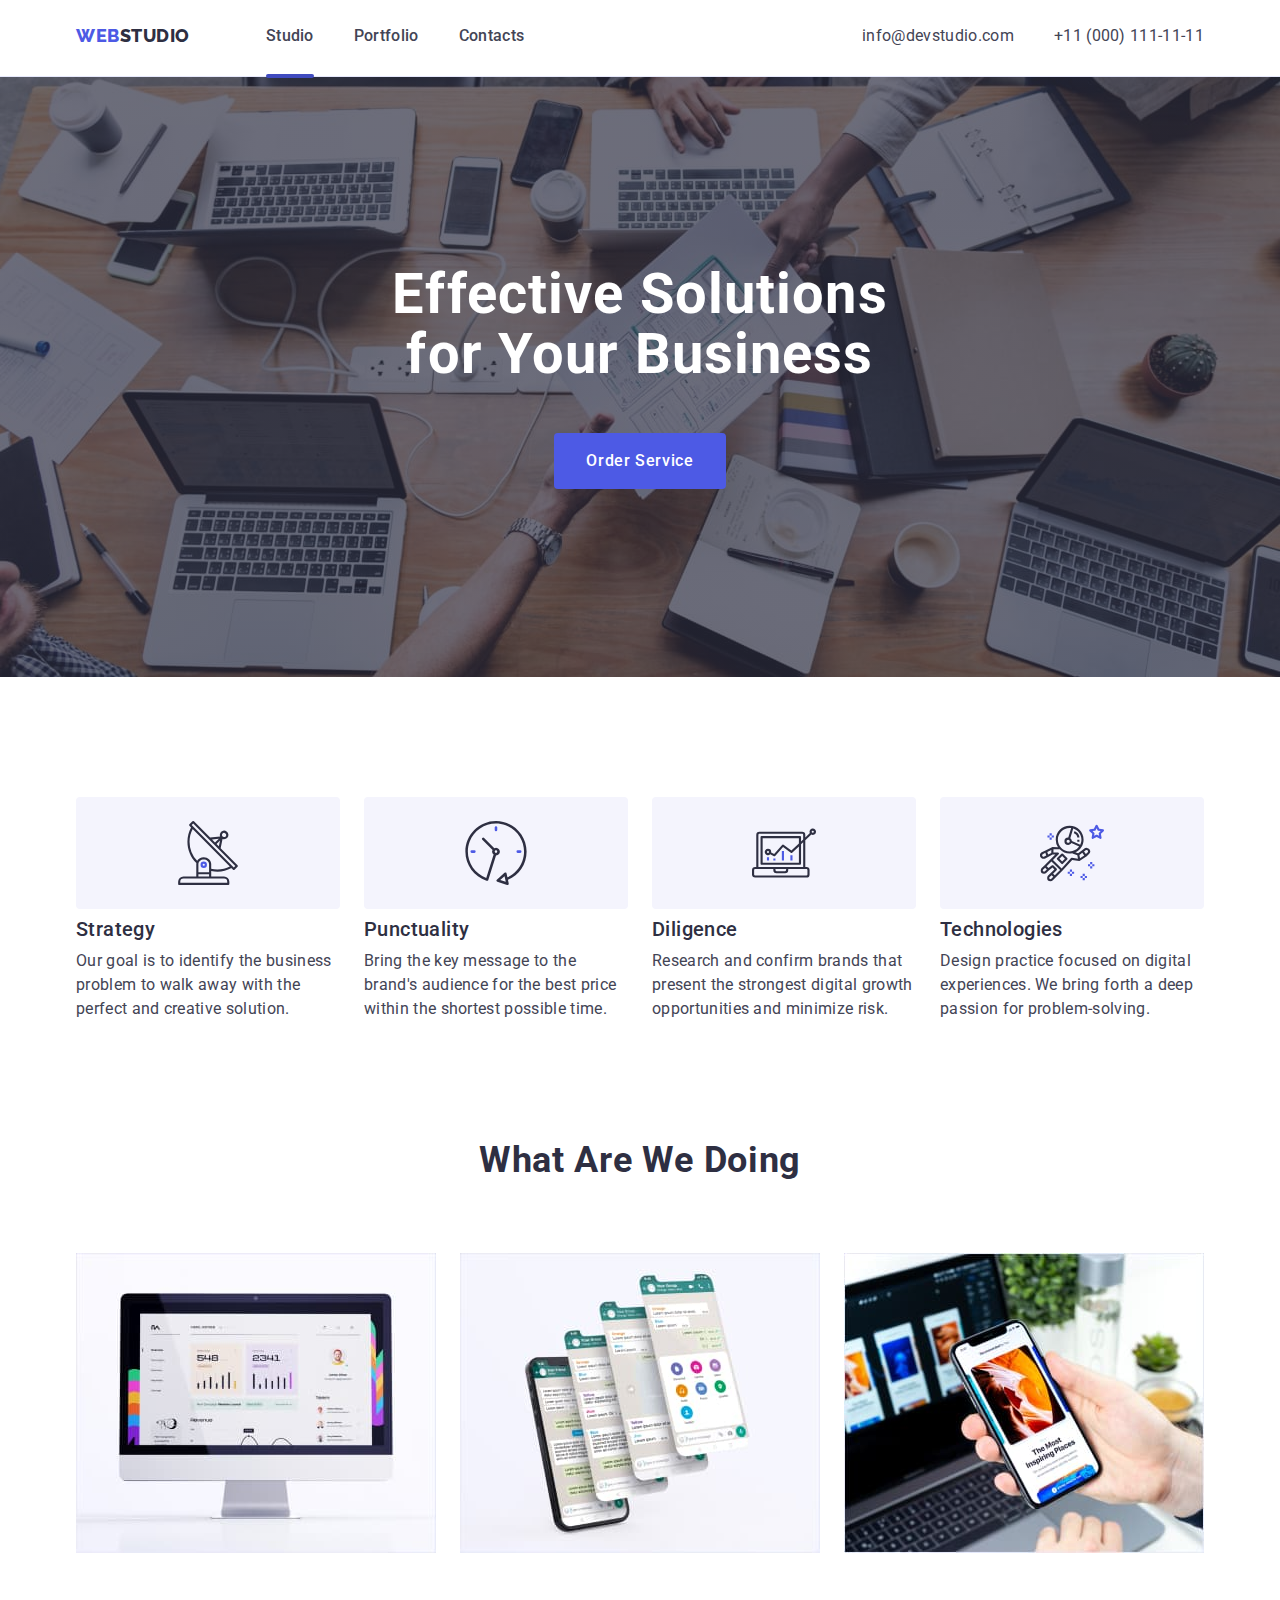
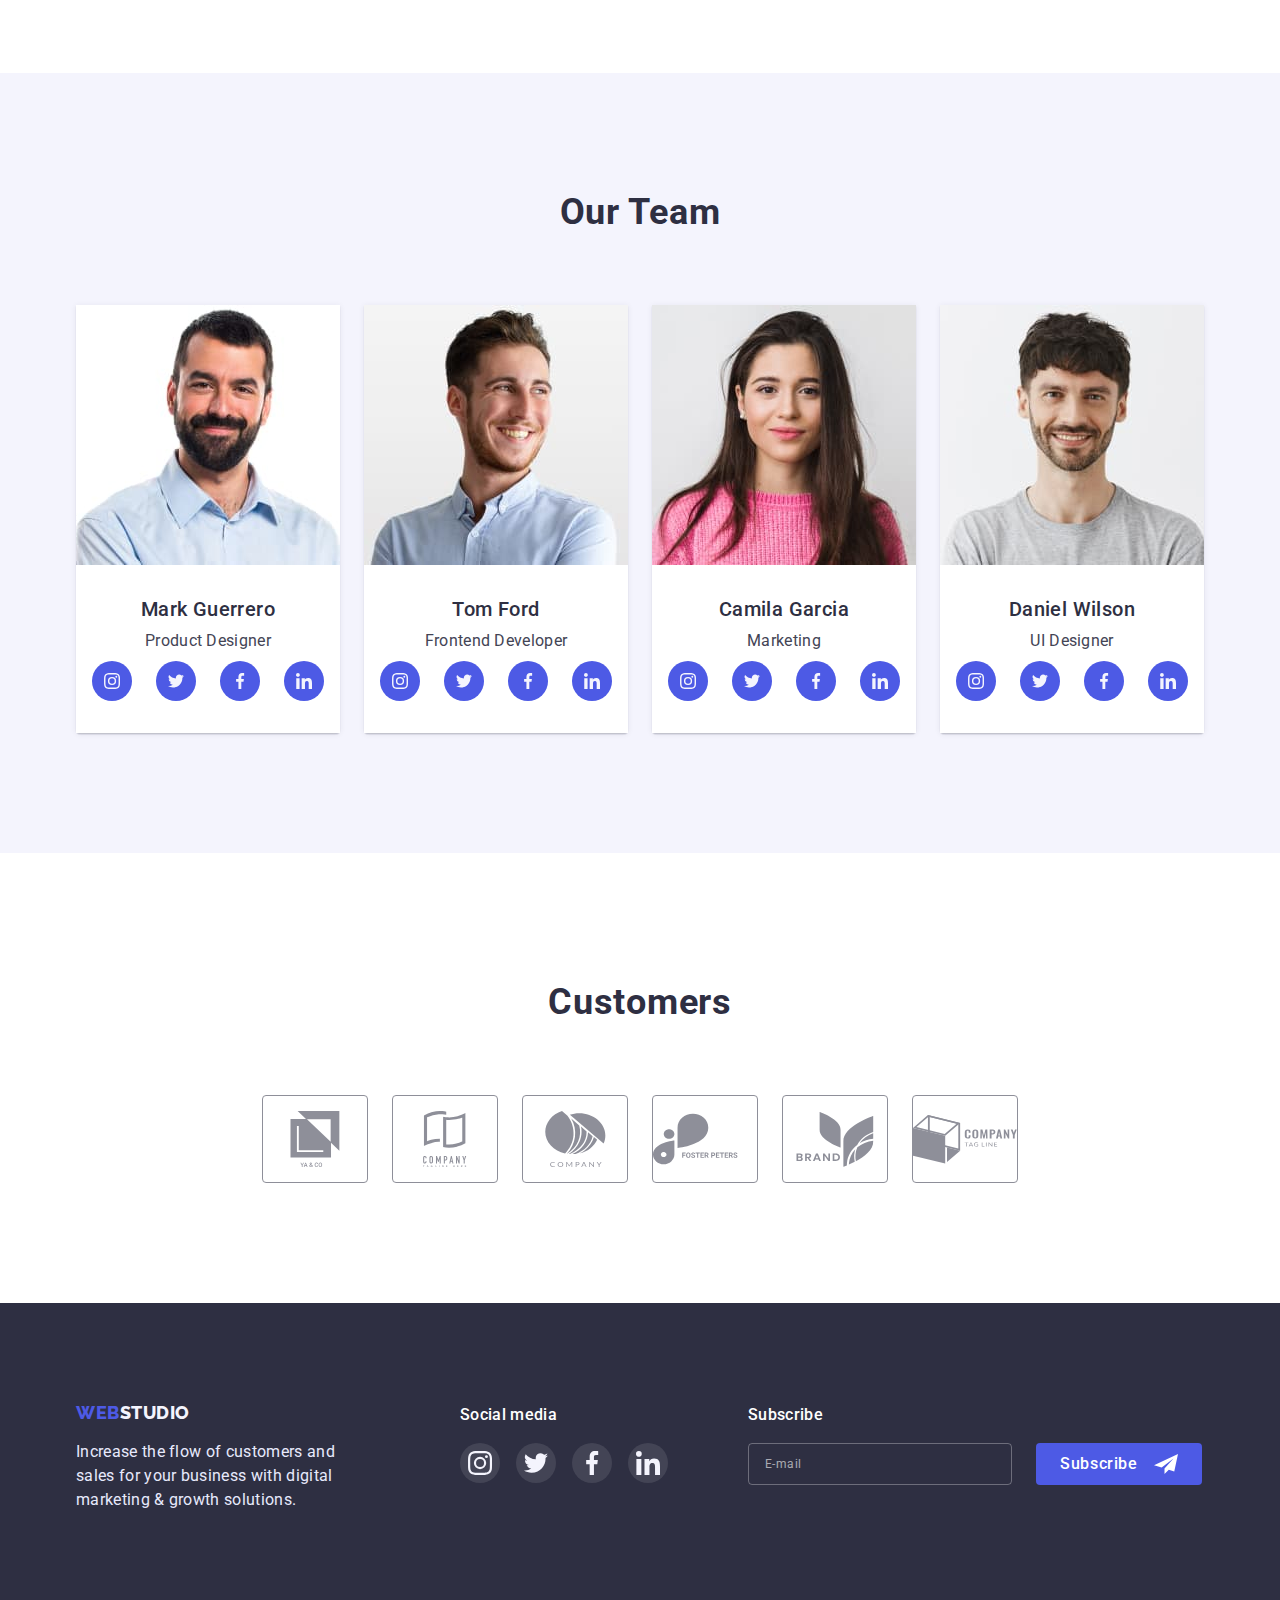
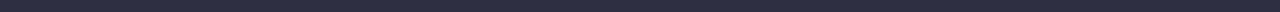
<file: index.html>
<!DOCTYPE html>
<html lang="en">
  <head>
    <meta charset="UTF-8" />
    <meta http-equiv="X-UA-Compatible" content="IE=edge" />
    <meta name="viewport" content="width=device-width, initial-scale=1.0" />
    <title>Web Studio</title>
    <link rel="preconnect" href="https://fonts.googleapis.com" />
    <link rel="preconnect" href="https://fonts.gstatic.com" crossorigin />
    <link
      href="https://fonts.googleapis.com/css2?family=Montserrat:wght@600&family=Raleway:wght@800&display=swap"
      rel="stylesheet"
    />
    <link rel="preconnect" href="https://fonts.googleapis.com" />
    <link rel="preconnect" href="https://fonts.gstatic.com" crossorigin />
    <link
      href="https://fonts.googleapis.com/css2?family=Montserrat:wght@600&family=Roboto:wght@400;500;700;900&display=swap"
      rel="stylesheet"
    />
    <link rel="stylesheet" href="./css/modern-normalize.css" />
    <link rel="stylesheet" href="./css/style.css" />
  </head>
  <body>
    <header class="header">
      <div class="container header-container">
        <nav class="header-nav">
          <a href="./index.html" class="header-logo link"
            >Web<span class="header-logo-span">Studio</span></a
          >
          <ul class="header-list list">
            <li class="header-item">
              <a href="./index.html" class="header-link header-line link"
                >Studio</a
              >
            </li>
            <li class="header-item">
              <a href="./portfolio.html" class="header-link link">Portfolio</a>
            </li>
            <li class="header-item">
              <a href="" class="header-link link">Contacts</a>
            </li>
          </ul>
        </nav>
        <address>
          <ul class="header-link-adress list">
            <li>
              <a href="mailto:info@devstudio.com" class="header-mailo link"
                >info@devstudio.com</a
              >
            </li>
            <li>
              <a href="tel:+110001111111" class="header-tel link"
                >+11 (000) 111-11-11</a
              >
            </li>
          </ul>
        </address>
      </div>
    </header>
    <main>
      <section class="hero">
        <div class="container">
          <h1 class="hero-heading">Effective Solutions for Your Business</h1>
          <button type="button" class="hero-btn" data-modal-open>
            Order Service
          </button>
        </div>
      </section>
      <section class="feature">
        <div class="container">
          <h2 class="feature-heading">Feature</h2>
          <ul class="feature-list list">
            <li class="feature-item">
              <div class="feature-picture">
                <svg class="feature-svg" width="64" height="64">
                  <use href="./images/Icon.svg#icon-antenna"></use>
                </svg>
              </div>
              <h3 class="feature-title">Strategy</h3>
              <p class="feature-text">
                Our goal is to identify the business problem to walk away with
                the perfect and creative solution.
              </p>
            </li>
            <li class="feature-item">
              <div class="feature-picture">
                <svg class="feature-svg" width="64" height="64">
                  <use href="./images/Icon.svg#icon-clock"></use>
                </svg>
              </div>
              <h3 class="feature-title">Punctuality</h3>
              <p class="feature-text">
                Bring the key message to the brand's audience for the best price
                within the shortest possible time.
              </p>
            </li>
            <li class="feature-item">
              <div class="feature-picture">
                <svg class="feature-svg" width="64" height="64">
                  <use href="./images/Icon.svg#icon-diagram"></use>
                </svg>
              </div>
              <h3 class="feature-title">Diligence</h3>
              <p class="feature-text">
                Research and confirm brands that present the strongest digital
                growth opportunities and minimize risk.
              </p>
            </li>
            <li class="feature-item">
              <div class="feature-picture">
                <svg class="feature-svg" width="64" height="64">
                  <use href="./images/Icon.svg#icon-astronaut"></use>
                </svg>
              </div>
              <h3 class="feature-title">Technologies</h3>
              <p class="feature-text">
                Design practice focused on digital experiences. We bring forth a
                deep passion for problem-solving.
              </p>
            </li>
          </ul>
        </div>
      </section>
      <section class="location section">
        <div class="container">
          <h2 class="location-heading">What are we doing</h2>
          <ul class="location-list list">
            <li class="location-item">
              <img
                src="./images/monitor.jpg"
                alt="monitor"
                width="360"
                height="300"
              />
            </li>
            <li class="location-item">
              <img
                src="./images/smartphone.jpg"
                alt="smartphone"
                width="360"
                height="300"
              />
            </li>
            <li class="location-item">
              <img
                src="./images/laptop.jpg"
                alt="laptop"
                width="360"
                height="300"
              />
            </li>
          </ul>
        </div>
      </section>
      <section class="tem section">
        <div class="container">
          <h2 class="tem-heading">Our Team</h2>
          <ul class="tem-list list">
            <li class="tem-item">
              <img
                src="./images/mark.jpg"
                alt="photo Mark Guerrero"
                width="264"
                height="260"
              />
              <div class="tem-description">
                <h3 class="tem-title">Mark Guerrero</h3>
                <p class="tem-text">Product Designer</p>
                <ul class="tem-soc-list list">
                  <li class="tem-soc-item">
                    <a href="" class="tem-soc-link link">
                      <svg class="tem-soc-icon" width="16" height="16">
                        <use href="./images/Icon.svg#icon-instagram"></use>
                      </svg>
                    </a>
                  </li>
                  <li class="tem-soc-item">
                    <a href="" class="tem-soc-link link">
                      <svg class="tem-soc-icon" width="16" height="16">
                        <use href="./images/Icon.svg#icon-twitter"></use>
                      </svg>
                    </a>
                  </li>
                  <li class="tem-soc-item">
                    <a href="" class="tem-soc-link link">
                      <svg class="tem-soc-icon" width="16" height="16">
                        <use href="./images/Icon.svg#icon-facebook"></use>
                      </svg>
                    </a>
                  </li>
                  <li class="tem-soc-item">
                    <a href="" class="tem-soc-link link">
                      <svg class="tem-soc-icon" width="16" height="16">
                        <use href="./images/Icon.svg#icon-linkedin"></use>
                      </svg>
                    </a>
                  </li>
                </ul>
              </div>
            </li>
            <li class="tem-item">
              <img
                src="./images/tom.jpg"
                alt="photo Tom Ford"
                width="264"
                height="260"
              />
              <div class="tem-description">
                <h3 class="tem-title">Tom Ford</h3>
                <p class="tem-text">Frontend Developer</p>
                <ul class="tem-soc-list list">
                  <li class="tem-soc-item">
                    <a href="" class="tem-soc-link link">
                      <svg class="tem-soc-icon" width="16" height="16">
                        <use href="./images/Icon.svg#icon-instagram"></use>
                      </svg>
                    </a>
                  </li>
                  <li class="tem-soc-item">
                    <a href="" class="tem-soc-link link">
                      <svg class="tem-soc-icon" width="16" height="16">
                        <use href="./images/Icon.svg#icon-twitter"></use>
                      </svg>
                    </a>
                  </li>
                  <li class="tem-soc-item">
                    <a href="" class="tem-soc-link link">
                      <svg class="tem-soc-icon" width="16" height="16">
                        <use href="./images/Icon.svg#icon-facebook"></use>
                      </svg>
                    </a>
                  </li>
                  <li class="tem-soc-item">
                    <a href="" class="tem-soc-link link">
                      <svg class="tem-soc-icon" width="16" height="16">
                        <use href="./images/Icon.svg#icon-linkedin"></use>
                      </svg>
                    </a>
                  </li>
                </ul>
              </div>
            </li>
            <li class="tem-item">
              <img
                src="./images/camila.jpg"
                alt="photo Camila Garcia"
                width="264"
                height="260"
              />
              <div class="tem-description">
                <h3 class="tem-title">Camila Garcia</h3>
                <p class="tem-text">Marketing</p>
                <ul class="tem-soc-list list">
                  <li class="tem-soc-item">
                    <a href="" class="tem-soc-link link">
                      <svg class="tem-soc-icon" width="16" height="16">
                        <use href="./images/Icon.svg#icon-instagram"></use>
                      </svg>
                    </a>
                  </li>
                  <li class="tem-soc-item">
                    <a href="" class="tem-soc-link link">
                      <svg class="tem-soc-icon" width="16" height="16">
                        <use href="./images/Icon.svg#icon-twitter"></use>
                      </svg>
                    </a>
                  </li>
                  <li class="tem-soc-item">
                    <a href="" class="tem-soc-link link">
                      <svg class="tem-soc-icon" width="16" height="16">
                        <use href="./images/Icon.svg#icon-facebook"></use>
                      </svg>
                    </a>
                  </li>
                  <li class="tem-soc-item">
                    <a href="" class="tem-soc-link link">
                      <svg class="tem-soc-icon" width="16" height="16">
                        <use href="./images/Icon.svg#icon-linkedin"></use>
                      </svg>
                    </a>
                  </li>
                </ul>
              </div>
            </li>
            <li class="tem-item">
              <img
                src="./images/daniel.jpg"
                alt="photo Daniel Wilson"
                width="264"
                height="260"
              />
              <div class="tem-description">
                <h3 class="tem-title">Daniel Wilson</h3>
                <p class="tem-text">UI Designer</p>
                <ul class="tem-soc-list list">
                  <li class="tem-soc-item">
                    <a href="" class="tem-soc-link link">
                      <svg class="tem-soc-icon" width="16" height="16">
                        <use href="./images/Icon.svg#icon-instagram"></use>
                      </svg>
                    </a>
                  </li>
                  <li class="tem-soc-item">
                    <a href="" class="tem-soc-link link">
                      <svg class="tem-soc-icon" width="16" height="16">
                        <use href="./images/Icon.svg#icon-twitter"></use>
                      </svg>
                    </a>
                  </li>
                  <li class="tem-soc-item">
                    <a href="" class="tem-soc-link link">
                      <svg class="tem-soc-icon" width="16" height="16">
                        <use href="./images/Icon.svg#icon-facebook"></use>
                      </svg>
                    </a>
                  </li>
                  <li class="tem-soc-item">
                    <a href="" class="tem-soc-link link">
                      <svg class="tem-soc-icon" width="16" height="16">
                        <use href="./images/Icon.svg#icon-linkedin"></use>
                      </svg>
                    </a>
                  </li>
                </ul>
              </div>
            </li>
          </ul>
        </div>
      </section>
      <section class="customers">
        <div class="container">
          <h2 class="customers-heading">Customers</h2>
          <ul class="customers-list list">
            <li class="customers-item">
              <a href="" class="customers-link link">
                <svg class="customers-svg" width="104" height="56">
                  <use href="./images/Icon.svg#icon-yaco"></use>
                </svg>
              </a>
            </li>
            <li class="customers-item">
              <a href="" class="customers-link link">
                <svg class="customers-svg" width="104" height="56">
                  <use href="./images/Icon.svg#icon-tagline"></use>
                </svg>
              </a>
            </li>
            <li class="customers-item">
              <a href="" class="customers-link link">
                <svg class="customers-svg" width="104" height="56">
                  <use href="./images/Icon.svg#icon-compani"></use>
                </svg>
              </a>
            </li>
            <li class="customers-item">
              <a href="" class="customers-link link">
                <svg class="customers-svg" width="104" height="56">
                  <use href="./images/Icon.svg#icon-fosterpeters"></use>
                </svg>
              </a>
            </li>
            <li class="customers-item">
              <a href="" class="customers-link link">
                <svg class="customers-svg" width="104" height="56">
                  <use href="./images/Icon.svg#icon-brand"></use>
                </svg>
              </a>
            </li>
            <li class="customers-item">
              <a href="" class="customers-link link">
                <svg class="customers-svg" width="104" height="56">
                  <use href="./images/Icon.svg#icon-companitag"></use>
                </svg>
              </a>
            </li>
          </ul>
        </div>
      </section>
    </main>
    <footer class="footer">
      <div class="container footer-container">
        <div class="footer-title">
          <a href="./index.html" class="footer-logo link"
            >Web<span class="footer-logo-span">Studio</span>
          </a>
          <p class="footer-text">
            Increase the flow of customers and sales for your business with
            digital marketing & growth solutions.
          </p>
        </div>
        <div class="footer-social">
          <h3 class="social-text">Social media</h3>
          <ul class="social-list list">
            <li class="social-item link">
              <a class="social-link" href="http://">
                <svg class="social-link-icon" widht="24" height="24">
                  <use href="./images/Icon.svg#icon-instagram"></use>
                </svg>
              </a>
            </li>
            <li class="social-item">
              <a class="social-link" href="">
                <svg class="social-link-icon" widht="24" height="24">
                  <use href="./images/Icon.svg#icon-twitter"></use>
                </svg>
              </a>
            </li>
            <li class="social-item">
              <a class="social-link" href="http://">
                <svg class="social-link-icon" widht="24" height="24">
                  <use href="./images/Icon.svg#icon-facebook"></use>
                </svg>
              </a>
            </li>
            <li class="social-item">
              <a class="social-link" href="http://">
                <svg class="social-link-icon" widht="24" height="24">
                  <use href="./images/Icon.svg#icon-linkedin"></use>
                </svg>
              </a>
            </li>
          </ul>
        </div>
        <div class="footer-form-wraper">
          <p class="form-name">Subscribe</p>
          <form action="" class="footer-form">
            <laber for="footer-email"></laber>
            <input
              class="footer-fiel"
              type="email"
              name="email"
              id="footer-email"
              placeholder="E-mail"
            />
            <button class="form-btn" type="submit">
              Subscribe<svg class="btn-icon" width="24" height="24">
                <use href="./images/Icon.svg#icon-Frame"></use>
              </svg>
            </button>
          </form>
        </div>
      </div>
    </footer>
    <div class="backdrop is-hidden" data-modal>
      <div class="modal">
        <button class="modal-close-btn" data-modal-close>
          <svg class="close-svg" widht="8" height="8">
            <use href="./images/Icon.svg#icon-close"></use>
          </svg>
        </button>
        <h2 class="modal-heading">
          Leave your contacts and we will call you back
        </h2>
        <form class="modal-form">
          <div class="form-field">
            <label class="form-text" for="name">Name</label>
            <div class="form-wraper">
              <input
                class="modal-inp"
                type="name"
                name="name"
                id="name"
                placeholder=" "
              />
              <svg class="modal-icon" widht="18" height="18">
                <use href="./images/Icon.svg#icon-person"></use>
              </svg>
            </div>
          </div>
          <div class="form-field">
            <label class="form-text" for="tel">Phone</label>
            <div class="form-wraper">
              <input
                class="modal-inp"
                type="tel"
                name="tel"
                id="tel"
                placeholder=" "
              />
              <svg class="modal-icon" widht="18" height="18">
                <use href="./images/Icon.svg#icon-phone"></use>
              </svg>
            </div>
          </div>
          <div class="form-field">
            <label class="form-text" for="email">Email</label>
            <div class="form-wraper">
              <input
                class="modal-inp"
                type="email"
                name="email"
                id="email"
                placeholder=" "
              />
              <svg class="modal-icon" widht="18" height="18">
                <use href="./images/Icon.svg#icon-email"></use>
              </svg>
            </div>
          </div>
          <div class="form-coment">
            <label class="form-text" for="coment">Comment</label>
            <textarea
              class="modal-textarea"
              placeholder="Text input"
              name="coment"
              id="coment"
            ></textarea>
          </div>
          <div class="modal-checbox">
            <input
              class="checbox visually-hidden"
              type="checkbox"
              name="consent"
              id="consent"
              required
            />
            <label class="checbox-text" for="consent"
              >I accept the terms and conditions of the
              <a class="checbox-link" href="#">Privacy Policy</a></label
            >
          </div>
          <button class="modal-btn" type="submit">Send</button>
        </form>
      </div>
    </div>
    <script src="./js/modal.js"></script>
  </body>
</html>
</file>
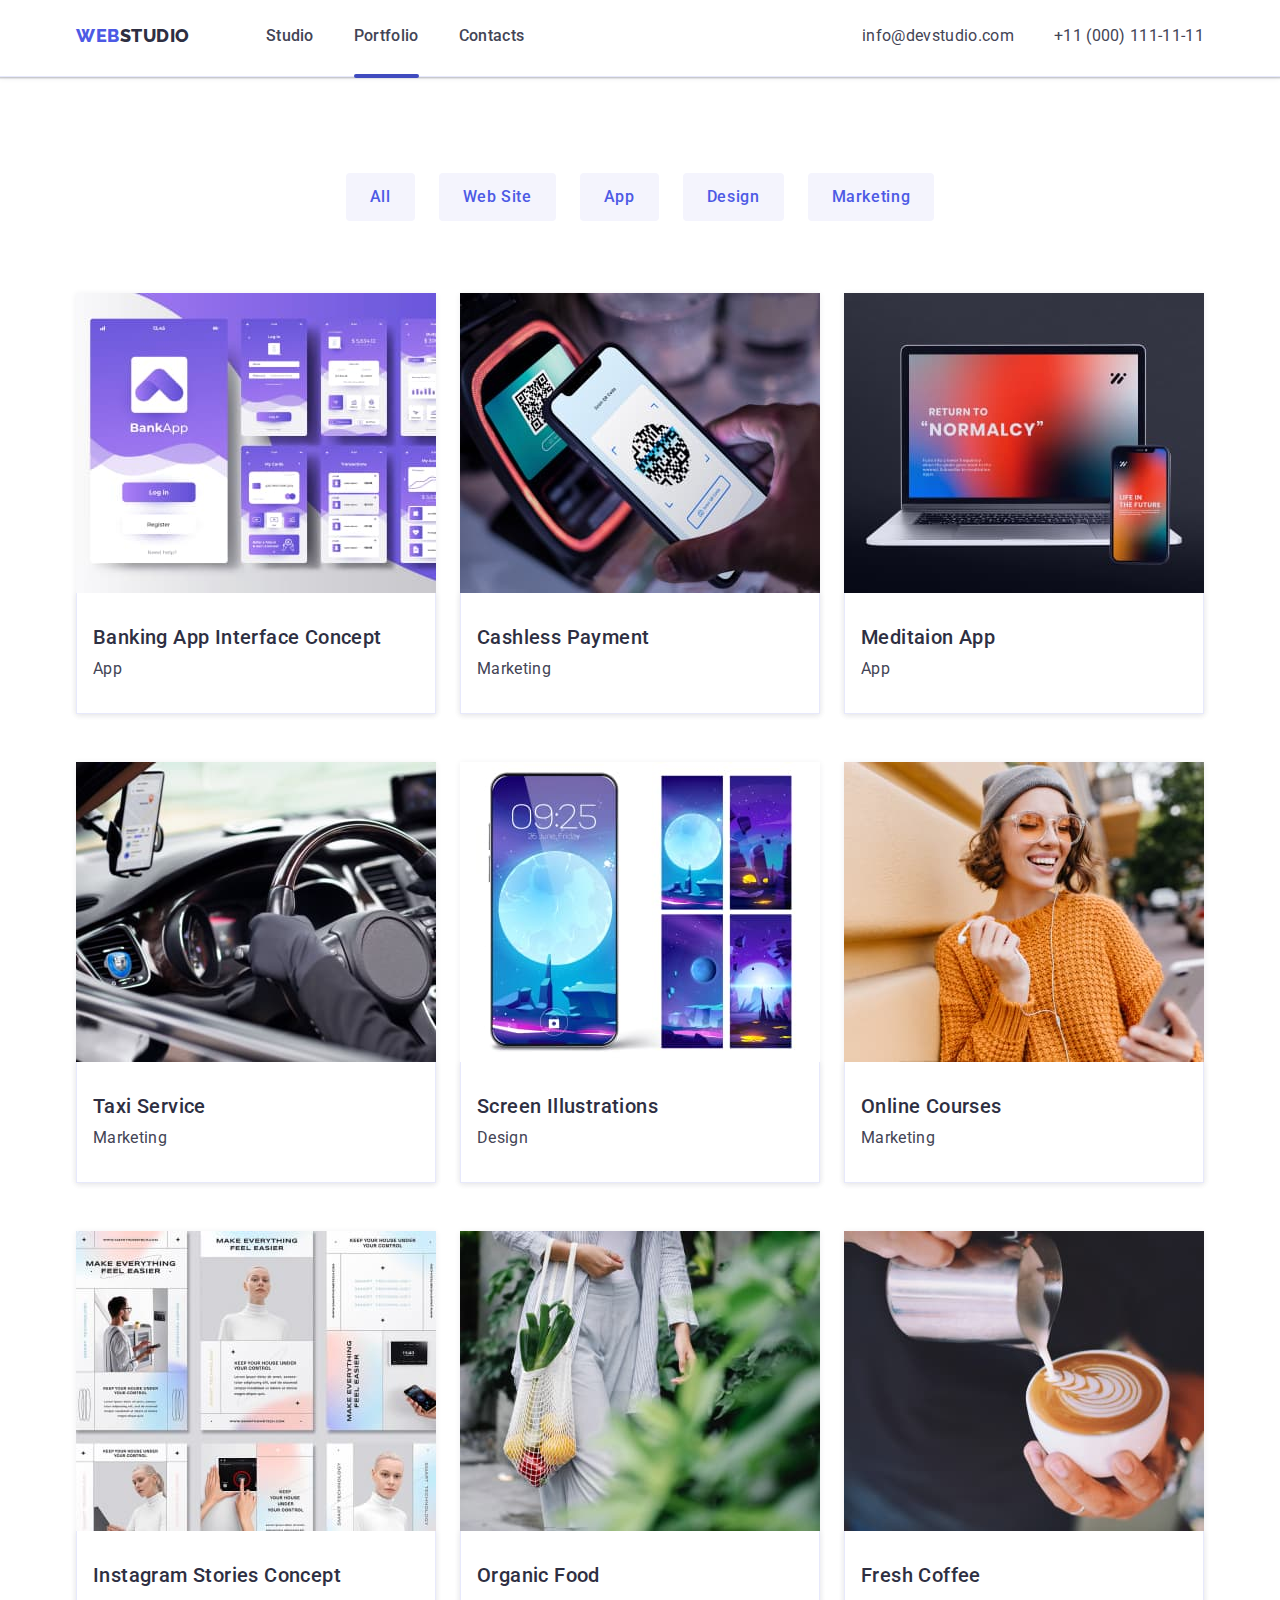
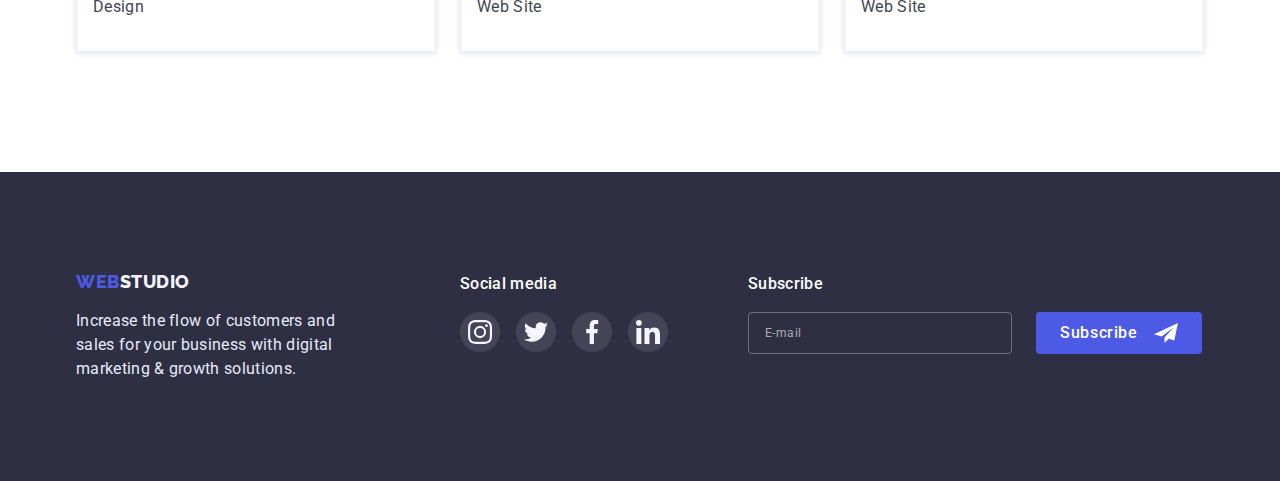
<file: portfolio.html>
<!DOCTYPE html>
<html lang="en">
  <head>
    <meta charset="UTF-8" />
    <meta http-equiv="X-UA-Compatible" content="IE=edge" />
    <meta name="viewport" content="width=device-width, initial-scale=1.0" />
    <title>Portfolio Web Studio</title>
    <link rel="preconnect" href="https://fonts.googleapis.com" />
    <link rel="preconnect" href="https://fonts.gstatic.com" crossorigin />
    <link
      href="https://fonts.googleapis.com/css2?family=Montserrat:wght@600&family=Raleway:wght@800&display=swap"
      rel="stylesheet"
    />
    <link rel="preconnect" href="https://fonts.googleapis.com" />
    <link rel="preconnect" href="https://fonts.gstatic.com" crossorigin />
    <link
      href="https://fonts.googleapis.com/css2?family=Montserrat:wght@600&family=Roboto:wght@400;500;700;900&display=swap"
      rel="stylesheet"
    />
    <link rel="stylesheet" href="./css/modern-normalize.css" />
    <link rel="stylesheet" href="./css/style.css" />
  </head>
  <body>
    <header class="header">
      <div class="container header-container">
        <nav class="header-nav">
          <a href="./index.html" class="header-logo link"
            >Web<span class="header-logo-span">Studio</span></a
          >
          <ul class="header-list list">
            <li class="header-item">
              <a href="./index.html" class="header-link link">Studio</a>
            </li>
            <li class="header-item">
              <a href="./portfolio.html" class="header-link header-line link"
                >Portfolio</a
              >
            </li>
            <li class="header-item">
              <a href="" class="header-link link">Contacts</a>
            </li>
          </ul>
        </nav>
        <address>
          <ul class="header-link-adress list">
            <li>
              <a href="mailto:info@devstudio.com" class="header-mailo link"
                >info@devstudio.com</a
              >
            </li>
            <li>
              <a href="tel:+110001111111" class="header-tel link"
                >+11 (000) 111-11-11</a
              >
            </li>
          </ul>
        </address>
      </div>
    </header>
    <main>
      <section class="card">
        <div class="container">
          <ul class="filter-list list">
            <li class="filter-item">
              <button type="button" class="filter-btn">All</button>
            </li>
            <li class="filter-item">
              <button type="button" class="filter-btn">Web Site</button>
            </li>
            <li class="filter-item">
              <button type="button" class="filter-btn">App</button>
            </li>
            <li class="filter-item">
              <button type="button" class="filter-btn">Design</button>
            </li>
            <li class="filter-item">
              <button type="button" class="filter-btn">Marketing</button>
            </li>
          </ul>
          <ul class="card-list list">
            <li class="card-item">
              <a href="" class="card-link link"
                ><img
                  src="./images/img1.jpg"
                  alt="cards"
                  width="360"
                  height="300"
                />
                <div class="card-overley">
                  <p class="card-overley-text">
                    14 Stylish and User-Friendly App Design Concepts · Task
                    Manager App · Calorie Tracker App · Exotic Fruit Ecommerce
                    App · Cloud Storage App
                  </p>
                </div>
                <div class="card-description">
                  <h2 class="card-title">Banking App Interface Concept</h2>
                  <p class="card-text">App</p>
                </div>
              </a>
            </li>
            <li class="card-item">
              <a href="" class="card-link link">
                <img
                  class="cards"
                  src="./images/img2.jpg"
                  alt="cards"
                  width="360"
                  height="300"
                />
                <div class="card-overley">
                  <p class="card-overley-text">
                    14 Stylish and User-Friendly App Design Concepts · Task
                    Manager App · Calorie Tracker App · Exotic Fruit Ecommerce
                    App · Cloud Storage App
                  </p>
                </div>
                <div class="card-description">
                  <h2 class="card-title">Cashless Payment</h2>
                  <p class="card-text">Marketing</p>
                </div>
              </a>
            </li>
            <li class="card-item">
              <a href="" class="card-link link"
                ><img
                  src="./images/img3.jpg"
                  alt="cards"
                  width="360"
                  height="300"
                />
                <div class="card-overley">
                  <p class="card-overley-text">
                    14 Stylish and User-Friendly App Design Concepts · Task
                    Manager App · Calorie Tracker App · Exotic Fruit Ecommerce
                    App · Cloud Storage App
                  </p>
                </div>
                <div class="card-description">
                  <h2 class="card-title">Meditaion App</h2>
                  <p class="card-text">App</p>
                </div>
              </a>
            </li>
            <li class="card-item">
              <a href="" class="card-link link"
                ><img
                  src="./images/img4.jpg"
                  alt="cards"
                  width="360"
                  height="300"
                />
                <div class="card-overley">
                  <p class="card-overley-text">
                    14 Stylish and User-Friendly App Design Concepts · Task
                    Manager App · Calorie Tracker App · Exotic Fruit Ecommerce
                    App · Cloud Storage App
                  </p>
                </div>
                <div class="card-description">
                  <h2 class="card-title">Taxi Service</h2>
                  <p class="card-text">Marketing</p>
                </div>
              </a>
            </li>
            <li class="card-item">
              <a href="" class="card-link link"
                ><img
                  src="./images/img5.jpg"
                  alt="cards"
                  width="360"
                  height="300"
                />
                <div class="card-overley">
                  <p class="card-overley-text">
                    14 Stylish and User-Friendly App Design Concepts · Task
                    Manager App · Calorie Tracker App · Exotic Fruit Ecommerce
                    App · Cloud Storage App
                  </p>
                </div>
                <div class="card-description">
                  <h2 class="card-title">Screen Illustrations</h2>
                  <p class="card-text">Design</p>
                </div>
              </a>
            </li>
            <li class="card-item">
              <a href="" class="card-link link"
                ><img
                  src="./images/img6.jpg"
                  alt="cards"
                  width="360"
                  height="300"
                />
                <div class="card-overley">
                  <p class="card-overley-text">
                    14 Stylish and User-Friendly App Design Concepts · Task
                    Manager App · Calorie Tracker App · Exotic Fruit Ecommerce
                    App · Cloud Storage App
                  </p>
                </div>
                <div class="card-description">
                  <h2 class="card-title">Online Courses</h2>
                  <p class="card-text">Marketing</p>
                </div>
              </a>
            </li>
            <li class="card-item">
              <a href="" class="card-link link"
                ><img
                  src="./images/img7.jpg"
                  alt="cards"
                  width="360"
                  height="300"
                />
                <div class="card-overley">
                  <p class="card-overley-text">
                    14 Stylish and User-Friendly App Design Concepts · Task
                    Manager App · Calorie Tracker App · Exotic Fruit Ecommerce
                    App · Cloud Storage App
                  </p>
                </div>
                <div class="card-description">
                  <h2 class="card-title">Instagram Stories Concept</h2>
                  <p class="card-text">Design</p>
                </div>
              </a>
            </li>
            <li class="card-item">
              <a href="" class="card-link link"
                ><img
                  src="./images/img8.jpg"
                  alt="cards"
                  width="360"
                  height="300"
                />
                <div class="card-overley">
                  <p class="card-overley-text">
                    14 Stylish and User-Friendly App Design Concepts · Task
                    Manager App · Calorie Tracker App · Exotic Fruit Ecommerce
                    App · Cloud Storage App
                  </p>
                </div>
                <div class="card-description">
                  <h2 class="card-title">Organic Food</h2>
                  <p class="card-text">Web Site</p>
                </div>
              </a>
            </li>
            <li class="card-item">
              <a href="" class="card-link link"
                ><img
                  src="./images/img9.jpg"
                  alt="cards"
                  width="360"
                  height="300"
                />
                <div class="card-overley">
                  <p class="card-overley-text">
                    14 Stylish and User-Friendly App Design Concepts · Task
                    Manager App · Calorie Tracker App · Exotic Fruit Ecommerce
                    App · Cloud Storage App
                  </p>
                </div>
                <div class="card-description">
                  <h2 class="card-title">Fresh Coffee</h2>
                  <p class="card-text">Web Site</p>
                </div>
              </a>
            </li>
          </ul>
        </div>
      </section>
    </main>
    <footer class="footer">
      <div class="container footer-container">
        <div class="footer-title">
          <a href="./index.html" class="footer-logo link"
            >Web<span class="footer-logo-span">Studio</span>
          </a>
          <p class="footer-text">
            Increase the flow of customers and sales for your business with
            digital marketing & growth solutions.
          </p>
        </div>
        <div class="footer-social">
          <h3 class="social-text">Social media</h3>
          <ul class="social-list list">
            <li class="social-item link">
              <a class="social-link" href="http://">
                <svg class="social-link-icon" widht="24" height="24">
                  <use href="./images/Icon.svg#icon-instagram"></use>
                </svg>
              </a>
            </li>
            <li class="social-item">
              <a class="social-link" href="">
                <svg class="social-link-icon" widht="24" height="24">
                  <use href="./images/Icon.svg#icon-twitter"></use>
                </svg>
              </a>
            </li>
            <li class="social-item">
              <a class="social-link" href="http://">
                <svg class="social-link-icon" widht="24" height="24">
                  <use href="./images/Icon.svg#icon-facebook"></use>
                </svg>
              </a>
            </li>
            <li class="social-item">
              <a class="social-link" href="http://">
                <svg class="social-link-icon" widht="24" height="24">
                  <use href="./images/Icon.svg#icon-linkedin"></use>
                </svg>
              </a>
            </li>
          </ul>
        </div>
        <div class="footer-form-wraper">
          <p class="form-name">Subscribe</p>
          <form action="" class="footer-form">
            <laber for="footer-email"></laber>
            <input
              class="footer-fiel"
              type="email"
              name="email"
              id="footer-email"
              placeholder="E-mail"
            />
            <button class="form-btn" type="submit">
              Subscribe<svg class="btn-icon" width="24" height="24">
                <use href="./images/Icon.svg#icon-Frame"></use>
              </svg>
            </button>
          </form>
        </div>
      </div>
    </footer>
  </body>
</html>
</file>
<file: css/style.css>
:root {
  --primary-brand-color: #4d5ae5;
  --pressed-state-color: #404bbf;
  --dark-color: #2e2f42;
  --success-color: #31d0aa;
  --text-color: #434455;
  --subtle-text-color: #8e8f99;
  --accent-color: #e7e9fc;
  --light-color: #f4f4fd;
  --modal-overlay-color: rgba(46, 47, 66, 0.4);
  --hero-background-color: rgba(46, 47, 66, 0.7);
  --tcb: 250ms cubic-bezier(0.4, 0, 0.2, 1);
}

*,
*::before,
*::after {
  box-sizing: border-box;
}

h1,
h2,
h3,
h4,
h5,
h6,
p {
  margin: 0;
}

ul {
  margin: 0;
  padding-left: 0;
}

img {
  display: block;
}

body {
  font-family: "Roboto", sans-serif;
  color: var(--text-color);
}

.container {
  width: 1158px;
  padding-left: 15px;
  padding-right: 15px;
  margin-left: auto;
  margin-right: auto;
}

.visually-hidden {
  position: absolute;
  width: 1px;
  height: 1px;
  margin: -1px;
  border: 0;
  padding: 0;
  white-space: nowrap;
  clip-path: inset(100%);
  clip: rect(0 0 0 0);
  overflow: hidden;
}

.list {
  list-style: none;
}

.link {
  text-decoration: none;
}

.section {
  padding-top: 120px;
  padding-bottom: 120px;
}

.header {
  border-bottom: 1px solid var(--accent-color);
  padding-top: 24px;
  padding-bottom: 28px;
  box-shadow: 0px 2px 1px rgba(46, 47, 66, 0.08),
    0px 1px 1px rgba(46, 47, 66, 0.16), 0px 1px 6px rgba(46, 47, 66, 0.08);
}

.header-container {
  display: flex;
}

.header-nav {
  display: flex;
  align-items: center;
  gap: 76px;
  margin-right: auto;
}

.header-logo {
  font-family: "Raleway";
  font-weight: 800;
  font-size: 18px;
  line-height: 1.33;
  letter-spacing: 0.03em;
  text-transform: uppercase;
  color: var(--primary-brand-color);
}

.header-logo-span {
  color: var(--dark-color);
}

.header-list {
  display: flex;
  gap: 40px;
}
.header-item {
}
.header-link {
  font-weight: 500;
  font-size: 16px;
  line-height: 1.5;
  letter-spacing: 0.02em;
  color: var(--text-color);
  position: relative;

  transition: color var(--tcb);
}
.header-link:hover,
.header-link:focus {
  color: var(--pressed-state-color);
}

.header-line::after {
  content: "";
  width: 100%;
  height: 4px;
  background: var(--pressed-state-color);
  border-radius: 2px;
  position: absolute;
  top: 48px;
  left: 0;
}

.header-link-adress {
  display: flex;
  gap: 40px;
}

.header-mailo {
  font-size: 16px;
  font-style: normal;
  line-height: 1.5;
  letter-spacing: 0.02em;
  color: var(--text-color);
}

.header-mailo:focus,
.header-mailo:hover {
  color: var(--pressed-state-color);
}

.header-tel {
  font-size: 16px;
  font-style: normal;
  line-height: 1.5;
  letter-spacing: 0.02em;
  color: var(--text-color);

  transition: color var(--tcb);
}

.header-tel:focus,
.header-tel:hover {
  color: var(--pressed-state-color);
}

.hero {
  padding-top: 188px;
  padding-bottom: 188px;
  text-align: center;
  background-color: var(--dark-color);
  max-width: 1440px;
  height: 600px;
  margin-left: auto;
  margin-right: auto;
  background-image: linear-gradient(
      var(--hero-background-color),
      var(--hero-background-color)
    ),
    url(../images/fon-hero.jpg);
  background-repeat: no-repeat;
  background-position: center;
}

.hero-heading {
  font-weight: 700;
  font-size: 56px;
  line-height: 1.07;
  letter-spacing: 0.02em;
  color: #ffffff;
  max-width: 496px;
  margin: 0;
  margin-right: auto;
  margin-left: auto;
}

.hero-btn {
  font-family: inherit;
  font-weight: 500;
  font-size: 16px;
  line-height: 1.5;
  letter-spacing: 0.04em;
  color: #ffffff;
  background-color: var(--primary-brand-color);
  border-radius: 4px;
  cursor: pointer;
  border: none;
  padding: 16px 32px;
  margin-top: 48px;

  transform: scale(1);
  transition: transform var(--tcb), background--color var(--tcb);
}

.hero-btn:hover,
.hero-btn:focus {
  background-color: var(--pressed-state-color);
  transform: scale(0.9);
}

.feature {
  padding-top: 120px;
}
.section-feature {
}

.feature-heading {
  opacity: 0;
  display: none;
}
.feature-list {
  display: flex;
  justify-content: center;
  gap: 24px;
}

.feature-item {
  max-width: 264px;
}
.feature-picture {
  width: 100%;
  background: var(--light-color);
  display: flex;
  justify-content: center;
  align-items: center;
  border-radius: 4px;
  padding-top: 24px;
  padding-bottom: 24px;
  margin-bottom: 8px;
}

.feature-title {
  font-weight: 500;
  font-size: 20px;
  line-height: 1.2;
  letter-spacing: 0.02em;
  color: var(--dark-color);
  margin-bottom: 8px;
}
.feature-text {
  font-size: 16px;
  line-height: 1.5;
  letter-spacing: 0.02em;
}
.location {
}
.location-heading {
  font-weight: 700;
  font-size: 36px;
  line-height: 1.11;
  text-align: center;
  letter-spacing: 0.02em;
  text-transform: capitalize;
  color: var(--dark-color);
  margin-bottom: 72px;
}
.location-list {
  display: flex;
  justify-content: center;
  gap: 24px;
}
.location-item {
}
.tem {
  background: var(--light-color);
}
.tem-heading {
  font-weight: 700;
  font-size: 36px;
  line-height: 1.11;
  text-align: center;
  letter-spacing: 0.02em;
  text-transform: capitalize;
  color: var(--dark-color);
  margin-bottom: 72px;
}
.tem-list {
  display: flex;
  justify-content: center;
  gap: 24px;
}
.tem-item {
  border-radius: 0px 0px 4px 4px;
  box-shadow: 0px 1px 6px rgba(46, 47, 66, 0.08),
    0px 1px 1px rgba(46, 47, 66, 0.16), 0px 2px 1px rgba(46, 47, 66, 0.08);
}

.tem-description {
  text-align: center;
  background: #ffffff;
  padding-top: 32px;
  padding-bottom: 32px;
}

.tem-title {
  font-weight: 500;
  font-size: 20px;
  line-height: 1.2;
  letter-spacing: 0.02em;
  color: var(--dark-color);
  margin-bottom: 8px;
}
.tem-text {
  font-size: 16px;
  line-height: 1.5;
  letter-spacing: 0.02em;
  margin-bottom: 8px;
}

.tem-soc-list {
  display: flex;
  justify-content: center;
  gap: 24px;
}

.tem-soc-item {
  width: 40px;
  height: 40px;
}

.tem-soc-link {
  width: 100%;
  height: 100%;
  background-color: var(--primary-brand-color);
  border-radius: 50%;
  display: flex;
  justify-content: center;
  align-items: center;

  transition: background-color var(--tcb);
}

.tem-soc-icon {
}

.tem-soc-link:is(:hover, :focus) {
  background-color: var(--pressed-state-color);
}

.customers {
  padding-top: 130px;
  padding-bottom: 120px;
}

.customers-heading {
  font-weight: 700;
  font-size: 36px;
  line-height: 1.11;
  letter-spacing: 0.02em;
  text-transform: capitalize;
  color: var(--dark-color);
  text-align: center;
  margin-bottom: 72px;
}
.customers-list {
  display: flex;
  justify-content: center;
  gap: 24px;
}

.customers-item {
  width: calc((100%-120px) / 6);
  height: 88px;
}

.customers-link {
  width: 100%;
  height: 100%;
  display: flex;
  justify-content: center;
  align-items: center;
  border: 1px solid var(--subtle-text-color);
  border-radius: 4px;
  color: var(--subtle-text-color);

  transition: border-color var(--tcb), color var(--tcb);
}

.customers-svg {
  fill: currentColor;
}

.customers-link:is(:hover, :focus) {
  border-color: var(--pressed-state-color);
  color: var(--pressed-state-color);
}

.footer {
  background: var(--dark-color);
  padding-top: 100px;
  padding-bottom: 100px;
}
.footer-container {
  display: flex;
}
.footer-title {
  margin-right: 120px;
}

.footer-logo {
  font-family: "Raleway";
  font-weight: 800;
  font-size: 18px;
  line-height: 1.16;
  display: flex;
  align-items: center;
  letter-spacing: 0.03em;
  text-transform: uppercase;
  color: var(--primary-brand-color);
}
.footer-logo-span {
  color: var(--light-color);
}
.footer-text {
  width: 264px;
  height: 72px;
  left: 156px;
  font-size: 16px;
  line-height: 1.5;
  letter-spacing: 0.02em;
  color: var(--accent-color);
  margin-top: 16px;
}
.footer-social {
}

.social-text {
  font-weight: 500;
  font-size: 16px;
  line-height: 1.5;
  letter-spacing: 0.02em;
  color: #ffffff;
  margin-bottom: 16px;
}

.social-list {
  display: flex;
  justify-content: center;
  gap: 16px;
}

.social-item {
  width: 40px;
  height: 40px;
}

.social-link {
  width: 100%;
  height: 100%;
  background-color: rgba(255, 255, 255, 0.1);
  border-radius: 50%;
  display: flex;
  justify-content: center;
  align-items: center;

  transition: background-color var(--tcb);
}

.social-link-icon {
}

.social-link:is(:hover, :focus) {
  background-color: var(--success-color);
}

.footer-form-wraper {
  margin-left: 80px;
}

.form-name {
  font-weight: 500;
  font-size: 16px;
  line-height: 1.5;
  letter-spacing: 0.02em;
  color: #ffffff;
  margin-bottom: 16px;
}
.footer-form {
  display: flex;
}

.footer-fiel {
  width: 264px;
  padding: 8px 16px;
  margin-right: 24px;
  background: transparent;
  border: 1px solid rgba(255, 255, 255, 0.3);
  border-radius: 4px;
  color: #ffffff;
  font-size: 12px;
  line-height: 2;
  letter-spacing: 0.04em;
  outline: none;
}

.footer-fiel::placeholder {
  color: rgba(255, 255, 255, 0.6);
}

.footer-fiel:hover,
.footer-fiel:not(:placeholder-shown) {
  border: 1px solid var(--pressed-state-color);
}

.form-btn {
  position: relative;
  font-weight: 500;
  font-size: 16px;
  line-height: 1.5;
  letter-spacing: 0.04em;
  color: #ffffff;
  padding: 8px 64px 8px 24px;
  background: var(--primary-brand-color);
  border-radius: 4px;
  border: none;
  cursor: pointer;
  overflow: hidden;

  transform: scale(1);
  transition: transform var(--tcb), background--color var(--tcb);
}

.btn-icon {
  position: absolute;
  right: 24px;
  fill: #ffffff;
  opacity: 1;

  transform: translate(0);
  transition: transform var(--tcb), opacity var(--tcb);
}

.form-btn:is(:hover, :focus) {
  background-color: var(--pressed-state-color);
  transform: scale(0.9);
}

.form-btn:hover .btn-icon {
  transform: translate(35px, -35px);
  opacity: 0;
}

.filter {
}
.filter-heading {
  opacity: 0;
}
.filter-list {
  display: flex;
  justify-content: center;
  gap: 24px;
  margin-bottom: 72px;
}

.filter-item {
}

.filter-btn {
  font-family: inherit;
  font-weight: 500;
  font-size: 16px;
  line-height: 1.5;
  letter-spacing: 0.04em;
  color: var(--primary-brand-color);
  background-color: var(--light-color);
  cursor: pointer;
  border: none;
  padding: 12px 24px;
  border-radius: 4px;

  transition: background-color var(--tcb), color var(--tcb),
    box-shadow var(--tcb);
}

.filter-btn:hover,
.filter-btn:focus {
  background-color: var(--pressed-state-color);
  color: #ffffff;
  box-shadow: 0px 3px 1px rgba(0, 0, 0, 0.1), 0px 2px 1px rgba(0, 0, 0, 0.08),
    0px 2px 2px rgba(0, 0, 0, 0.12);
}

.card {
  padding-top: 96px;
  padding-bottom: 120px;
}
.card-list {
  display: flex;
  flex-wrap: wrap;
  column-gap: 24px;
  row-gap: 48px;
  min-width: calc((100%-48px) / 3);
  justify-content: center;
}
.card-item {
  box-shadow: 0px 1px 6px rgba(46, 47, 66, 0.08);

  transition: box-shadow var(--tcb);
}

.card-item:is(:hover, :focus) {
  box-shadow: 0px 1px 6px rgba(46, 47, 66, 0.08),
    0px 1px 1px rgba(46, 47, 66, 0.16), 0px 2px 1px rgba(46, 47, 66, 0.08);
}

.card-link {
  position: relative;
}

.card-overley {
  width: 360px;
  height: 300px;
  position: absolute;
  top: 0;
  left: 0;
  overflow: hidden;
}

.card-overley-text {
  width: 100%;
  height: 100%;
  font-size: 16px;
  line-height: 1.5;
  letter-spacing: 0.02em;
  color: var(--light-color);
  background-color: var(--primary-brand-color);
  padding: 40px 32px 164px 40px;
  position: absolute;
  top: 0;
  left: 0;

  transform: translateY(100%);
  transition: transform var(--tcb);
}

.card-link:hover .card-overley-text {
  transform: translateY(0);
}

.card-description {
  padding-top: 32px;
  padding-bottom: 32px;
  padding-left: 16px;
  border: 1px solid var(--accent-color);
  border-top: 0;
  box-shadow: 0px 1px 6px rgba(46, 47, 66, 0.08);
}

.card-title {
  font-weight: 500;
  font-size: 20px;
  line-height: 1.2;
  letter-spacing: 0.02em;
  color: var(--dark-color);
  margin-bottom: 8px;
}
.card-text {
  font-size: 16px;
  line-height: 1.5;
  letter-spacing: 0.02em;
  color: var(--text-color);
}
.backdrop {
  position: fixed;
  top: 0;
  left: 0;
  width: 100%;
  height: 100%;
  background-color: var(--modal-overlay-color);
  opacity: 1;
  visibility: visible;

  transition: opacity var(--tcb);
}

.backdrop.is-hidden {
  opacity: 0;
  visibility: hidden;
  pointer-events: none;
}

.backdrop.is-hidden .modal {
  opacity: 0;
  transform: translate(-50%, -50%) rotate(45deg) scale(0.2);
}

.modal {
  width: 408px;
  height: 600px;
  padding: 72px 24px 24px 24px;
  background-color: #fcfcfc;
  box-shadow: 0px 1px 1px rgba(0, 0, 0, 0.14), 0px 1px 3px rgba(0, 0, 0, 0.12),
    0px 2px 1px rgba(0, 0, 0, 0.2);
  border-radius: 4px;
  position: absolute;
  top: 50%;
  left: 50%;
  opacity: 1;
  transform: translate(-50%, -50%) rotate(0) scale(1);
  transition: transform var(--tcb), opacity var(--tcb);
}

.modal-close-btn {
  width: 24px;
  height: 24px;
  border-radius: 50%;
  cursor: pointer;
  background-color: #e7e9fc;
  border: 1px solid rgba(0, 0, 0, 0.1);
  position: absolute;
  top: 24px;
  right: 24px;
  display: flex;
  justify-content: center;
  align-items: center;
  color: #000;

  transform: scale(1);
  transition: transform var(--tcb), color var(--tcb),
    background-color var(--tcb);
}

.close-svg {
  fill: currentColor;
}

.modal-close-btn:is(:hover, :focus) {
  background-color: var(--pressed-state-color);
  color: #ffffff;
  transform: scale(0.9);
}

.modal-heading {
  font-family: "Roboto";
  font-weight: 500;
  font-size: 16px;
  line-height: 1.5;
  text-align: center;
  letter-spacing: 0.02em;
  color: var(--dark-color);
  margin-bottom: 14px;
}

.modal-form {
}
.form-field {
  margin-bottom: 8px;
}
.form-text {
  font-size: 12px;
  line-height: 1.16;
  letter-spacing: 0.01em;
  color: var(--subtle-text-color);
}
.form-wraper {
  width: 100%;
  position: relative;
}
.modal-inp {
  width: 100%;
  color: #000;
  padding: 10px 38px;
  border: 1px solid rgba(33, 33, 33, 0.2);
  border-radius: 4px;
  outline: none;
  margin-top: 4px;

  transition: border var(--tcb);
}
.modal-icon {
  position: absolute;
  pointer-events: none;
  fill: var(--dark-color);
  left: 25px;
  top: 5px;
  transform: translate(-50%, 50%);

  transition: fill var(--tcb);
}

.modal-inp:is(:hover, :focus),
.modal-inp:not(:placeholder-shown) {
  border: 1px solid var(--primary-brand-color);
}
.modal-inp:not(:placeholder-shown) + .modal-icon {
  fill: var(--primary-brand-color);
}
.modal-inp:is(:hover, :focus) + .modal-icon {
  fill: var(--primary-brand-color);
}

.form-coment {
  margin-bottom: 16px;
}

.modal-textarea {
  width: 100%;
  height: 120px;
  resize: none;
  padding: 8px 16px;
  font-weight: 400;
  font-size: 12px;
  line-height: 1.33;
  letter-spacing: 0.04em;
  color: #000;
  border: 1px solid rgba(33, 33, 33, 0.2);
  border-radius: 4px;
  outline: none;
  margin-top: 4px;

  transition: border var(--tcb);
}

.modal-textarea:not(:placeholder-shown),
.modal-textarea:is(:hover, :focus),
.modal-inp:is(:hover, :focus),
.modal-inp:not(:placeholder-shown) {
  border: 1px solid var(--primary-brand-color);
}

.modal-checbox {
  margin-bottom: 24px;
}
.checbox {
}

.checbox-text {
  font-size: 12px;
  line-height: 1.33;
  letter-spacing: 0.04em;
  color: #757575;
  display: flex;
}

.checbox-text::before {
  content: "";
  width: 16px;
  height: 16px;
  border: 1.25px solid var(--dark-color);
  border-radius: 2px;
  margin-right: 8px;
  cursor: pointer;

  transition: background-color var(--tcb);
}

.checbox:checked + .checbox-text::before {
  background-color: var(--pressed-state-color);
  border: none;
  background-image: url(../images/chec.svg);
  background-position: center;
  background-repeat: no-repeat;
}

.checbox-link {
  padding-left: 3px;
}

.modal-btn {
  padding: 16px 32px;
  width: 169px;
  background-color: var(--primary-brand-color);
  box-shadow: 0px 4px 4px rgba(0, 0, 0, 0.15);
  border-radius: 4px;
  font-family: inherit;
  font-weight: 500;
  font-size: 16px;
  line-height: 1.5;
  letter-spacing: 0.04em;
  color: #ffffff;
  border: none;
  text-align: center;

  cursor: pointer;
  position: absolute;
  bottom: 24px;
  transform: translateX(50%) scale(1);
  transition: transform var(--tcb), background--color var(--tcb);
}

.modal-btn:is(:hover, :focus) {
  background-color: var(--pressed-state-color);
  transform: translateX(50%) scale(0.9);
}
</file>
